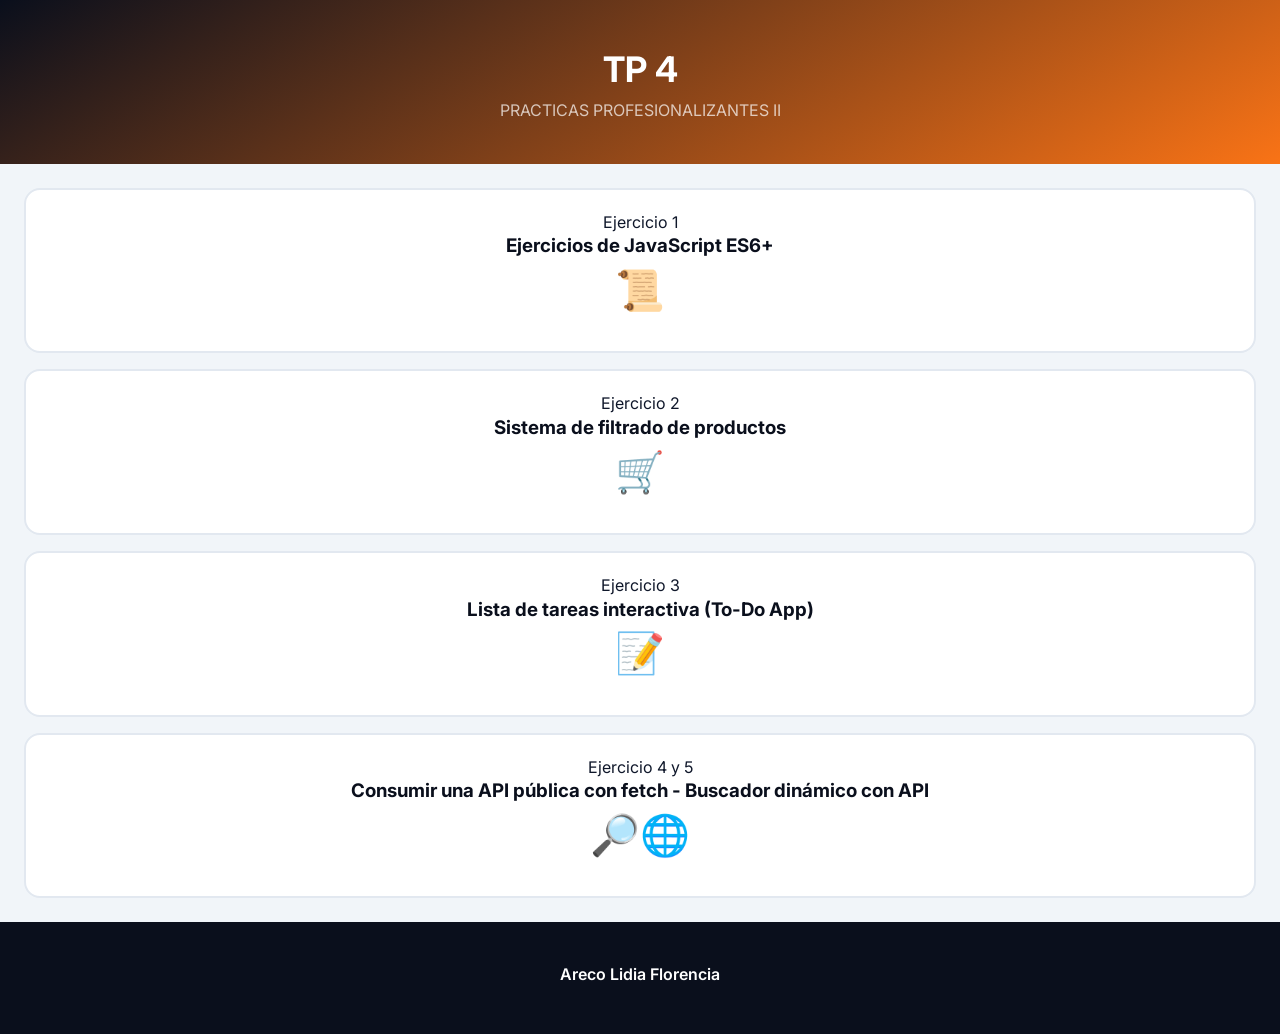
<file: index.html>
<!DOCTYPE html>
<html lang="es">
<head>
    <meta charset="UTF-8">
    <meta name="viewport" content="width=device-width, initial-scale=1.0">
    <title>TP 4</title>
    <link rel="stylesheet" href="css/app.css">
    <link rel="stylesheet" href="css/style.css">
    <link href="https://fonts.googleapis.com/css2?family=Inter:wght@400;500;600;700&display=swap" rel="stylesheet">
</head>
<body>

<header>
        <div class="page-header">
            <h1>TP 4</h1>
            <p>PRACTICAS PROFESIONALIZANTES II</p>
        </div>
</header>
   

    <main class="productos-area">

    <div class="index-grid">

  <a href="js/ejercicios.js" class="index-link">
    <div class="producto-card">
      <p>Ejercicio 1</p>
      <h3>Ejercicios de JavaScript ES6+</h3>
      <div class="producto-emoji">📜</div>
    </div>
  </a>

  <a href="productos.html" class="index-link">
    <div class="producto-card">
      <p>Ejercicio 2</p>
      <h3>Sistema de filtrado de productos</h3>
      <div class="producto-emoji">🛒</div>
    </div>
  </a>

  <a href="todo.html" class="index-link">
    <div class="producto-card">
      <p>Ejercicio 3</p>
      <h3>Lista de tareas interactiva (To-Do App)</h3>
      <div class="producto-emoji">📝</div>
    </div>
  </a>

  <a href="api-demo.html" class="index-link">
    <div class="producto-card">
      <p>Ejercicio 4 y 5</p>
      <h3>Consumir una API pública con fetch - Buscador dinámico con API</h3>
      <div class="producto-emoji">🔎🌐</div>
    </div>
  </a>


</div>

    </main>

    <footer class="footer">
        <p class="footer-titulo">Areco Lidia Florencia</p>
    
  </footer>

</body>
</html>
</file>
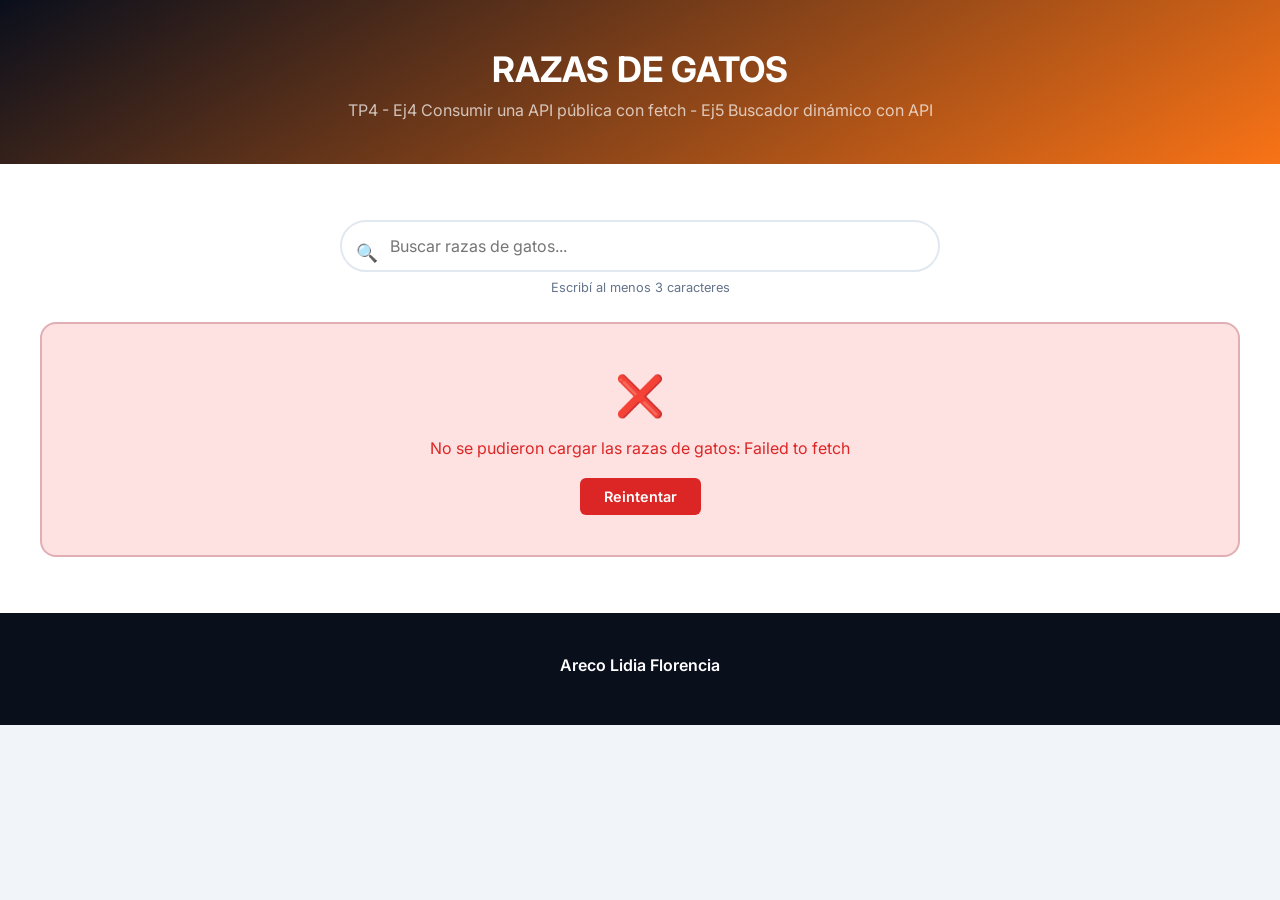
<file: api-demo.html>
<!DOCTYPE html>
<html lang="es">
<head>
    <meta charset="UTF-8">
    <meta name="viewport" content="width=device-width, initial-scale=1.0">
    <title>API</title>
    <link rel="stylesheet" href="css/app.css">
    <link rel="stylesheet" href="css/style.css">
    <link href="https://fonts.googleapis.com/css2?family=Inter:wght@400;500;600;700&display=swap" rel="stylesheet">
</head>

<body>

    <section class="page-header">
      <div>
            <h1>RAZAS DE GATOS</h1>
            <p>TP4 - Ej4 Consumir una API pública con fetch - Ej5 Buscador dinámico con API</p>
       </div>
    </section>

    <main>

         <!-- ═══════════════════════════════════════════════════════ -->
        <!-- BUSCADOR + RESULTADOS                                  -->
        <!-- ═══════════════════════════════════════════════════════ -->
        <section class="seccion seccion-alt" id="demo">
            <div class="api-demo-container">
                <!-- Buscador -->
                <div class="buscador-container">
                    <div class="buscador-icon">🔍</div>
                    <input type="text" id="busqueda-api" class="buscador-input" placeholder="Buscar razas de gatos...">
                    <span class="buscador-hint" id="buscador-hint">Escribí al menos 3 caracteres</span>
                </div>

                <!-- Estado actual -->
                <div id="api-estado" class="api-estado"></div>

                <!-- Resultados -->
                <div id="api-resultados" class="api-resultados-grid"></div>

                <!-- Vacío -->
                <div id="api-vacio" class="estado-vacio" style="display:none;">
                    <span class="estado-emoji">🔍</span>
                    <p>No se encontraron resultados.</p>
                </div>
            </div>
        </section>

    </main>
    <footer class="footer">
        <p class="footer-titulo">Areco Lidia Florencia</p>
    
  </footer>
      <script src="js/api.js"></script>
</body>
</html>
</file>
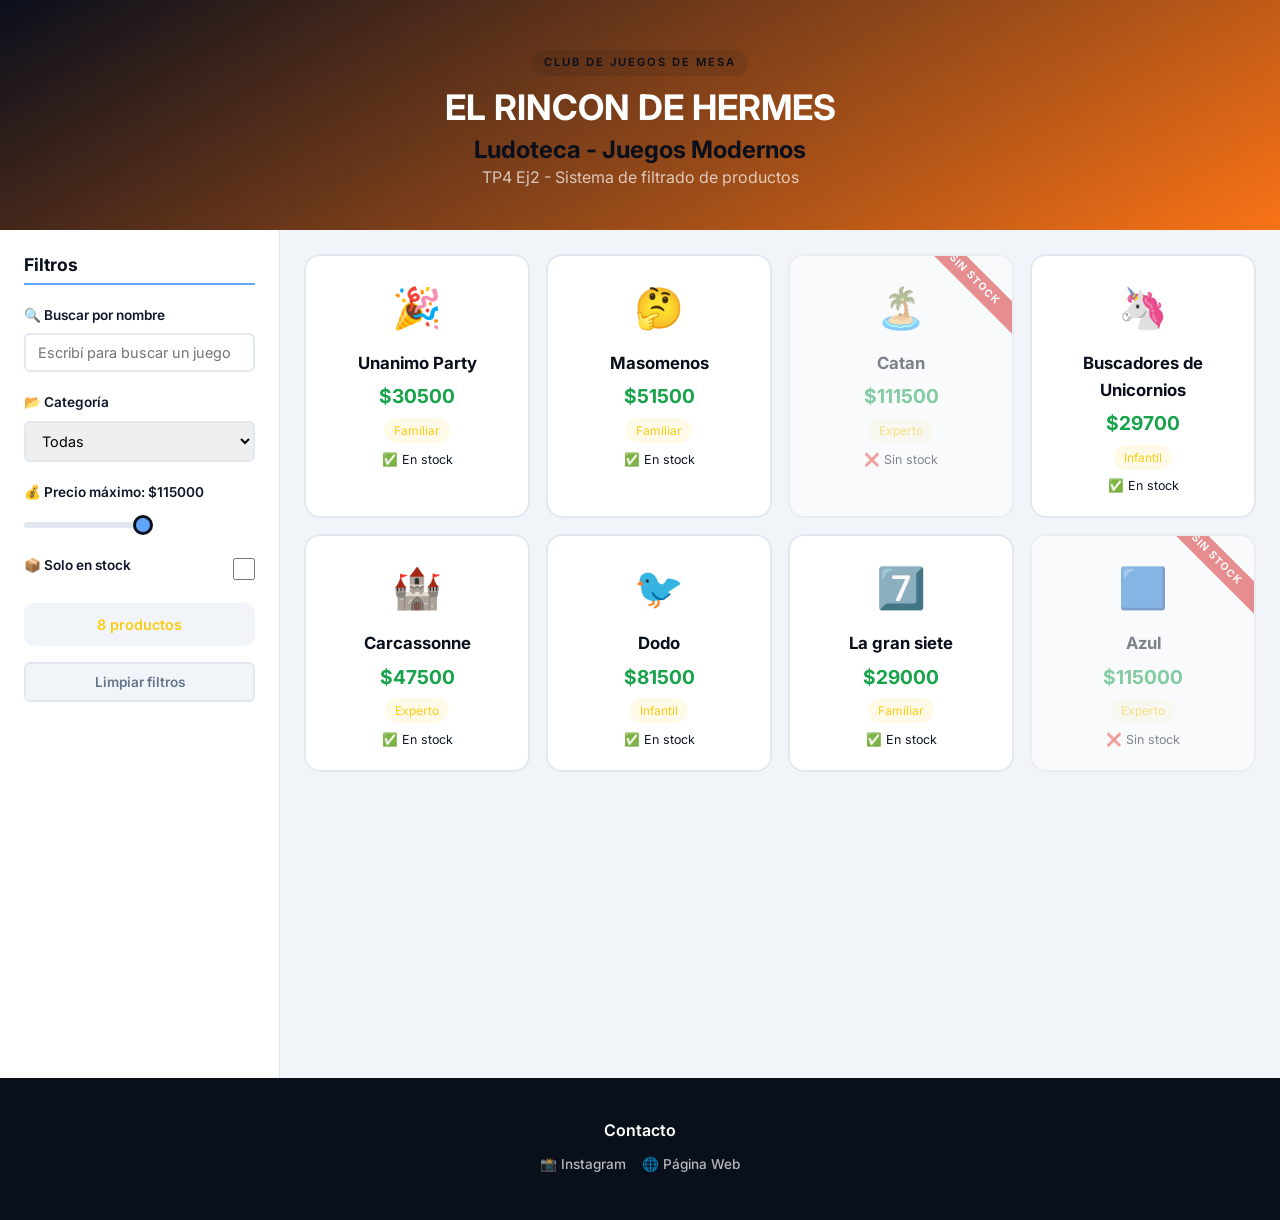
<file: productos.html>
<!DOCTYPE html>
<html lang="es">
<head>
    <meta charset="UTF-8">
    <meta name="viewport" content="width=device-width, initial-scale=1.0">
    <title>Productos</title>
    <link rel="stylesheet" href="css/app.css">
    <link rel="stylesheet" href="css/style.css">
    <link href="https://fonts.googleapis.com/css2?family=Inter:wght@400;500;600;700&display=swap" rel="stylesheet">
</head>
<body>

<section class="page-header">
        <div>
            <span class="seccion-badge">Club de Juegos de Mesa</span>
            <h1>EL RINCON DE HERMES</h1>
            <h2>Ludoteca - Juegos Modernos</h2>
            <p>TP4 Ej2 - Sistema de filtrado de productos</p>
        </div>
    </section>

    <main class="app-container">

        <!-- Panel de filtros -->
        <aside class="filtros-panel">
            <h3 class="filtros-titulo">Filtros</h3>

            <!-- Búsqueda -->
            <div class="filtro-grupo">
                <label for="busqueda">🔍 Buscar por nombre</label>
                <input type="text" id="busqueda" class="filtro-input" placeholder="Escribí para buscar un juego">
            </div>

            <!-- Categoría -->
            <div class="filtro-grupo">
                <label for="categoria">📂 Categoría</label>
                <select id="categoria" class="filtro-input">
                    <option value="todas">Todas</option>
                    <option value="Infantil">Infantil</option>
                    <option value="Familiar">Familiar</option>
                    <option value="Experto">Experto</option>
                </select>
            </div>

            <!-- Precio -->
            <div class="filtro-grupo">
                <label for="precio">💰 Precio máximo: $<span id="precio-valor">115000</span></label>
                <input type="range" id="precio" class="filtro-range" min="0" max="115000" value="115000">
            </div>

            <!-- Stock -->
            <div class="filtro-grupo filtro-check-group">
                <label for="stock">📦 Solo en stock</label>
                <input type="checkbox" id="stock" class="filtro-checkbox">
            </div>

            <!-- Contador -->
            <div class="filtro-resultado">
                <span id="contador-productos">8 productos</span>
            </div>

            <!-- Reset -->
            <button class="btn-reset" id="btn-reset">Limpiar filtros</button>
        </aside>

        <!-- Grilla de productos -->
        <section class="productos-area">
            <div id="productos-lista" class="productos-grid"></div>
            <div id="productos-vacio" class="estado-vacio" style="display:none;">
                <span class="estado-emoji">🔍</span>
                <p>No se encontraron juegos con esos filtros.</p>
            </div>
        </section>

    </main>

    <footer class="footer">
        <p class="footer-titulo">Contacto</p>
    <div class="footer-links">
        <a href="https://www.instagram.com/elrincondehermes/"
        target="_blank">
        📸 Instagram
        </a>

        <a href="https://elrincondehermes.com/"
        target="_blank">
        🌐 Página Web
        </a>
     </div>

</footer>

    <script src="js/productos.js"></script>
</body>
</html>
</file>
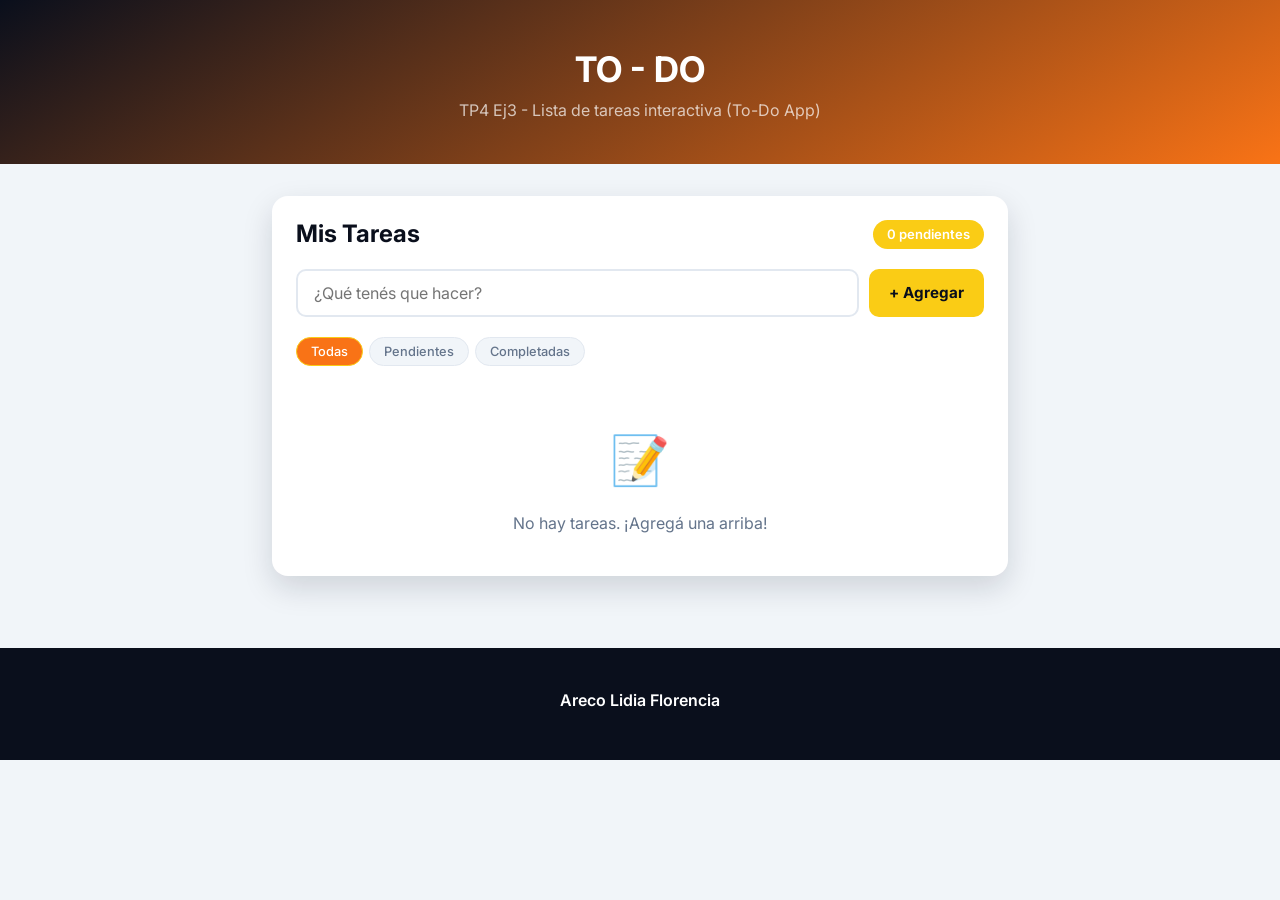
<file: todo.html>
<!DOCTYPE html>
<html lang="es">
<head>
    <meta charset="UTF-8">
    <meta name="viewport" content="width=device-width, initial-scale=1.0">
    <title>To-do</title>
    <link rel="stylesheet" href="css/app.css">
    <link rel="stylesheet" href="css/style.css">
    <link href="https://fonts.googleapis.com/css2?family=Inter:wght@400;500;600;700&display=swap" rel="stylesheet">
</head>
<body>

        <section class="page-header">
        <div >
            <h1>TO - DO</h1>
            <p>TP4 Ej3 - Lista de tareas interactiva (To-Do App)</p>
        </div>
    </section>

    <main class="todo-page">
        <div class="todo-app">
            <div class="todo-header">
                <h2>Mis Tareas</h2>
                <span class="todo-contador" id="contador">0 pendientes</span>
            </div>

            <form id="form-tarea" class="todo-form">
                <input type="text" id="input-tarea" class="todo-input" placeholder="¿Qué tenés que hacer?" required>
                <button type="submit" class="todo-btn-agregar">+ Agregar</button>
            </form>

            <!-- Filtros de tareas -->
            <div class="todo-filtros">
                <button class="todo-filtro-btn activo" data-filtro="todas">Todas</button>
                <button class="todo-filtro-btn" data-filtro="pendientes">Pendientes</button>
                <button class="todo-filtro-btn" data-filtro="completadas">Completadas</button>
            </div>

            <ul id="lista-tareas" class="todo-lista"></ul>

            <div class="todo-vacio" id="todo-vacio">
                <span class="estado-emoji">📝</span>
                <p>No hay tareas. ¡Agregá una arriba!</p>
            </div>
        </div>
    </main>
    <footer class="footer">
        <p class="footer-titulo">Areco Lidia Florencia</p>
    
  </footer>
    <script src="js/todo.js"></script>
</body>
</html>
</file>
<file: css/app.css>
/* ========== PRODUCTOS ========== */

.app-container { display: grid; grid-template-columns: 280px 1fr; gap: 0; min-height: 70vh; max-width: 100%; }

/*Panel de filtros*/
.filtros-panel { background: var(--white); border-right: 1px solid var(--border); padding: 1.5rem; position: sticky; top: 52px; height: calc(100vh - 52px); overflow-y: auto; }
.filtros-titulo { font-size: 1.1rem; margin-bottom: 1.25rem; color: var(--secondary); padding-bottom: 0.5rem; border-bottom: 2px solid var(--js); }
.filtro-grupo { margin-bottom: 1.25rem; }
.filtro-grupo label { display: block; font-size: 0.85rem; font-weight: 600; margin-bottom: 0.4rem; color: var(--text); }
.filtro-input { width: 100%; padding: 9px 12px; border: 2px solid var(--border); border-radius: 6px; font-family: var(--font); font-size: 0.9rem; transition: border-color 0.3s, box-shadow 0.3s; }
.filtro-input:focus { border-color: var(--js); box-shadow: 0 0 0 3px rgba(250, 204, 21, 0.2); outline: none; }
.filtro-range { -webkit-appearance: none; height: 6px; background: var(--border); border-radius: 3px; border: none; padding: 0; margin-top: 6px; }
.filtro-range::-webkit-slider-thumb { -webkit-appearance: none; width: 20px; height: 20px; background: var(--js); border-radius: 50%; cursor: pointer; border: 3px solid var(--secondary); }
.filtro-check-group { display: flex; justify-content: space-between; align-items: center; }
.filtro-checkbox { width: 22px; height: 22px; cursor: pointer; accent-color: var(--js); }
.filtro-resultado { text-align: center; padding: 10px; background: var(--bg); border-radius: var(--radius); font-weight: 600; font-size: 0.9rem; color: var(--primary); margin-bottom: 1rem; }
.btn-reset { width: 100%; padding: 10px; background: var(--bg); border: 2px solid var(--border); border-radius: 6px; font-family: var(--font); font-size: 0.85rem; font-weight: 600; color: var(--text-light); cursor: pointer; transition: all 0.3s; }
.btn-reset:hover { border-color: var(--error); color: var(--error); }

/*Grilla de productos*/
.productos-area { padding: 1.5rem; background: var(--bg); }
.productos-grid { display: grid; grid-template-columns: repeat(auto-fit, minmax(220px, 1fr)); gap: 1rem; }
.producto-card { background: var(--white); border: 2px solid var(--border); border-radius: var(--radius-lg); padding: 1.25rem; text-align: center; transition: all 0.3s; position: relative; overflow: hidden; }
.producto-card:hover { transform: translateY(-4px); box-shadow: var(--shadow-lg); border-color: var(--primary); }
.producto-emoji { font-size: 2.5rem; margin-bottom: 0.6rem; display: block; }
.producto-nombre { font-weight: 700; font-size: 1.05rem; color: var(--secondary); margin-bottom: 0.3rem; }
.producto-precio { font-size: 1.2rem; font-weight: 700; color: var(--success); margin-bottom: 0.3rem; }
.producto-cat { font-size: 0.75rem; background: color-mix(in srgb, var(--primary) 10%, transparent); color: var(--primary); padding: 3px 10px; border-radius: 20px; display: inline-block; margin-bottom: 0.4rem; }
.producto-stock { font-size: 0.78rem; }
.producto-card.sin-stock { opacity: 0.5; }
.producto-card.sin-stock::after { content: "SIN STOCK"; position: absolute; top: 12px; right: -30px; background: var(--error); color: var(--white); font-size: 0.65rem; font-weight: 700; padding: 3px 35px; transform: rotate(45deg); letter-spacing: 1px; }

.estado-vacio { text-align: center; padding: 3rem; color: var(--text-light); }
.estado-emoji { font-size: 3rem; display: block; margin-bottom: 0.75rem; }

/* ========== TO-DO ========== */

.todo-page { max-width: 800px; margin: 0 auto; padding: 2rem; }
.todo-app { background: var(--white); border-radius: var(--radius-lg); box-shadow: var(--shadow-lg); overflow: hidden; margin-bottom: 2.5rem; }
.todo-header { display: flex; justify-content: space-between; align-items: center; padding: 1.5rem 1.5rem 0; }
.todo-header h2 { font-size: 1.5rem; }
.todo-contador { background: var(--primary); color: var(--white); padding: 4px 14px; border-radius: 20px; font-size: 0.82rem; font-weight: 600; }
.todo-form { display: flex; gap: 10px; padding: 1.25rem 1.5rem; }
.todo-input { flex: 1; padding: 12px 16px; border: 2px solid var(--border); border-radius: var(--radius); font-family: var(--font); font-size: 1rem; transition: border-color 0.3s, box-shadow 0.3s; }
.todo-input:focus { border-color: var(--js); box-shadow: 0 0 0 3px rgba(250, 204, 21, 0.2); outline: none; }
.todo-btn-agregar { background: var(--primary); color: var(--secondary); border: none; padding: 12px 20px; border-radius: var(--radius); font-family: var(--font); font-weight: 700; font-size: 0.95rem; cursor: pointer; transition: transform 0.2s; white-space: nowrap; }
.todo-btn-agregar:hover { transform: scale(1.05); }
.todo-filtros { display: flex; gap: 6px; padding: 0 1.5rem 1rem; }
.todo-filtro-btn { background: var(--bg); border: 1px solid var(--border); padding: 6px 14px; border-radius: 20px; font-family: var(--font); font-size: 0.8rem; font-weight: 500; cursor: pointer; transition: all 0.2s; color: var(--text-light); }
.todo-filtro-btn:hover { border-color: var(--primary); color: var(--accent); }
.todo-filtro-btn.activo { background: var(--accent); color: var(--white); border-color: var(--primary); }
.todo-lista { list-style: none; }
.todo-lista li { display: flex; justify-content: space-between; align-items: center; padding: 14px 1.5rem; border-top: 1px solid var(--border); transition: background 0.2s; }
.todo-lista li:hover { background: var(--bg); }

.tarea-texto { font-size: 0.95rem; transition: all 0.3s; flex: 1; }
.tarea-acciones { display: flex; gap: 6px; }
.tarea-acciones button { width: 32px; height: 32px; border: none; border-radius: 6px; cursor: pointer; font-size: 0.9rem; transition: all 0.2s; display: flex; align-items: center; justify-content: center; }

.btn-completar { background: color-mix(in srgb, var(--success) 15%, var(--white)); color: var(--success); }
.btn-completar:hover { background: var(--success); color: var(--white); }
.btn-eliminar { background: color-mix(in srgb, var(--error) 15%, var(--white)); color: var(--error); }
.btn-eliminar:hover { background: var(--error); color: var(--white); }

/* Estado completada */
.todo-lista li.completada .tarea-texto { text-decoration: line-through; color: var(--text-light); }
.todo-lista li.completada { background: var(--bg); }
.todo-vacio { text-align: center; padding: 2.5rem; color: var(--text-light); }

/* ========== API ========== */

/* Buscador */
.buscador-container { position: relative; max-width: 600px; margin: 0 auto 1.5rem; }
.buscador-icon { position: absolute; left: 16px; top: 50%; transform: translateY(-70%); font-size: 1.1rem; }
.buscador-input { width: 100%; padding: 14px 16px 14px 48px; border: 2px solid var(--border); border-radius: 30px; font-family: var(--font); font-size: 1rem; transition: border-color 0.3s, box-shadow 0.3s; }
.buscador-input:focus { border-color: var(--js); box-shadow: 0 0 0 4px rgba(250, 204, 21, 0.2); outline: none; }
.buscador-hint { display: block; text-align: center; font-size: 0.8rem; color: var(--text-light); margin-top: 6px; }

/* API container */
.api-demo-container { max-width: var(--max-w); margin: 0 auto; }

/* Resultados grid */
.api-resultados-grid { display: grid; grid-template-columns: repeat(auto-fit, minmax(280px, 1fr)); gap: 1rem; }
.api-card-result { background: var(--white); border: 1px solid var(--border); border-radius: var(--radius-lg); overflow: hidden; transition: all 0.3s; }
.api-card-result:hover { transform: translateY(-4px); box-shadow: var(--shadow-lg); }
.api-card-img { width: 100%; height: 220px; object-fit: cover; }
.api-card-body { padding: 1rem 1.25rem 1.25rem; }
.api-card-body h3 { font-size: 1.1rem; margin-bottom: 0.3rem; }
.api-card-detail { font-size: 0.9rem; color: var(--text); margin-bottom: 0.3rem; }
.api-card-meta { font-size: 0.82rem; color: var(--text-light); margin-bottom: 2px; }

/* Loading spinner */
.loading-spinner { display: flex; align-items: center; justify-content: center; gap: 12px; padding: 3rem; color: var(--text-light); font-size: 1rem; }
.spinner { width: 28px; height: 28px; border: 3px solid var(--border); border-top-color: var(--primary); border-radius: 50%; animation: spin 0.8s linear infinite; }
@keyframes spin { to { transform: rotate(360deg); } }

/* Error box */
.error-box { text-align: center; padding: 2.5rem; background: var(--error-bg); border: 2px solid color-mix(in srgb, var(--error) 30%, var(--border)); border-radius: var(--radius-lg); }
.error-icon { font-size: 2.5rem; display: block; margin-bottom: 0.5rem; }
.error-box p { color: var(--error); font-size: 1rem; margin-bottom: 1rem; }
.btn-retry { background: var(--error); color: var(--white); border: none; padding: 10px 24px; border-radius: 6px; font-family: var(--font); font-size: 0.9rem; font-weight: 600; cursor: pointer; transition: opacity 0.3s; }
.btn-retry:hover { opacity: 0.85; }
</file>
<file: css/style.css>
:root {
    --primary: #FACC15;
    --secondary: #0A0F1C;
    --accent: #F97316;
    --js: #60A5FA;
    --text: #0F172A;
    --text-light: #64748B;
    --bg: #F1F5F9;
    --white: #FFFFFF;
    --border: #E2E8F0;
    --success: #16A34A;
    --error: #DC2626;
    --error-bg: #FEE2E2;
    --warning: #F59E0B;
    --loading: #3B82F6;
    --empty: #94A3B8;
    --radius: 10px;
    --radius-lg: 16px;
    --shadow: 0 2px 10px rgba(15, 23, 42, 0.08);
    --shadow-lg: 0 12px 30px rgba(15, 23, 42, 0.15);
    --font: 'Inter', 'Segoe UI', Arial, sans-serif;
    --max-w: 1200px;
}

*,*::before,*::after {box-sizing: border-box; margin: 0; padding: 0;}
html {font-size: 1rem; scroll-behavior: smooth;}
body {font-family: var(--font); color: var(--text); background: var(--bg); line-height: 1.6;}
h1,h2,h3,h4 {color: var(--secondary); line-height: 1.2;}
a {color: var(--primary); text-decoration: none;}

/* ========== HEADER ========== */

.page-header {background: linear-gradient(150deg, var(--secondary), var(--accent)); color: var(--white); padding: 3rem 2rem 2.5rem; text-align: center;}
.page-header h1 {color: var(--white); font-size: 2.2rem; margin-bottom: 0.5rem;}
.page-header p {color: color-mix(in srgb, var(--white) 70%, transparent); font-size: 1rem;}

/* ========== SECCIONES ========== */

.seccion {padding: 3.5rem 2rem; max-width: var(--max-w); margin: 0 auto;}
.seccion-alt {background: var(--white); max-width: 100%;}
.seccion-alt > * {max-width: var(--max-w); margin-left: auto; margin-right: auto;}
.seccion-badge {display: inline-block; font-size: 0.7rem; font-weight: 600; text-transform: uppercase; letter-spacing: 2px; color: var(--secondary); background: color-mix(in srgb, var(--secondary) 10%, transparent); padding: 4px 12px; border-radius: 20px; margin-bottom: 0.6rem;}

/*Index*/

.index-grid {display: grid; grid-template-columns: 1fr; gap: 1rem;}
.index-link {text-decoration: none; color: inherit;}
.index-link:hover {text-decoration: none;}

/* ========== FOOTER ========== */

.footer {background: var(--secondary); color: color-mix(in srgb, var(--white) 70%, transparent); text-align: center; padding: 2.5rem 2rem;}
.footer-titulo {color: var(--white); font-size: 1rem; font-weight: 600; margin-bottom: 0.4rem;}
.footer-links {display: flex; justify-content: center; gap: 1rem; flex-wrap: wrap;}
.footer-links a {color: color-mix(in srgb, var(--white) 70%, transparent); font-size: 0.85rem; font-weight: 500; transition: color 0.3s; padding: 4px 0;}
.footer-links a:hover {color: var(--js);}

/* ========== RESPONSIVE ========== */

@media (max-width: 767px) 
{.app-container {grid-template-columns: 1fr;} 
.filtros-panel {position: static; height: auto; border-right: none; border-bottom: 1px solid var(--border);} 
.page-header h1 {font-size: 1.6rem;} 
.todo-form {flex-direction: column;} 
.productos-grid {grid-template-columns: 1fr;}
}
</file>
